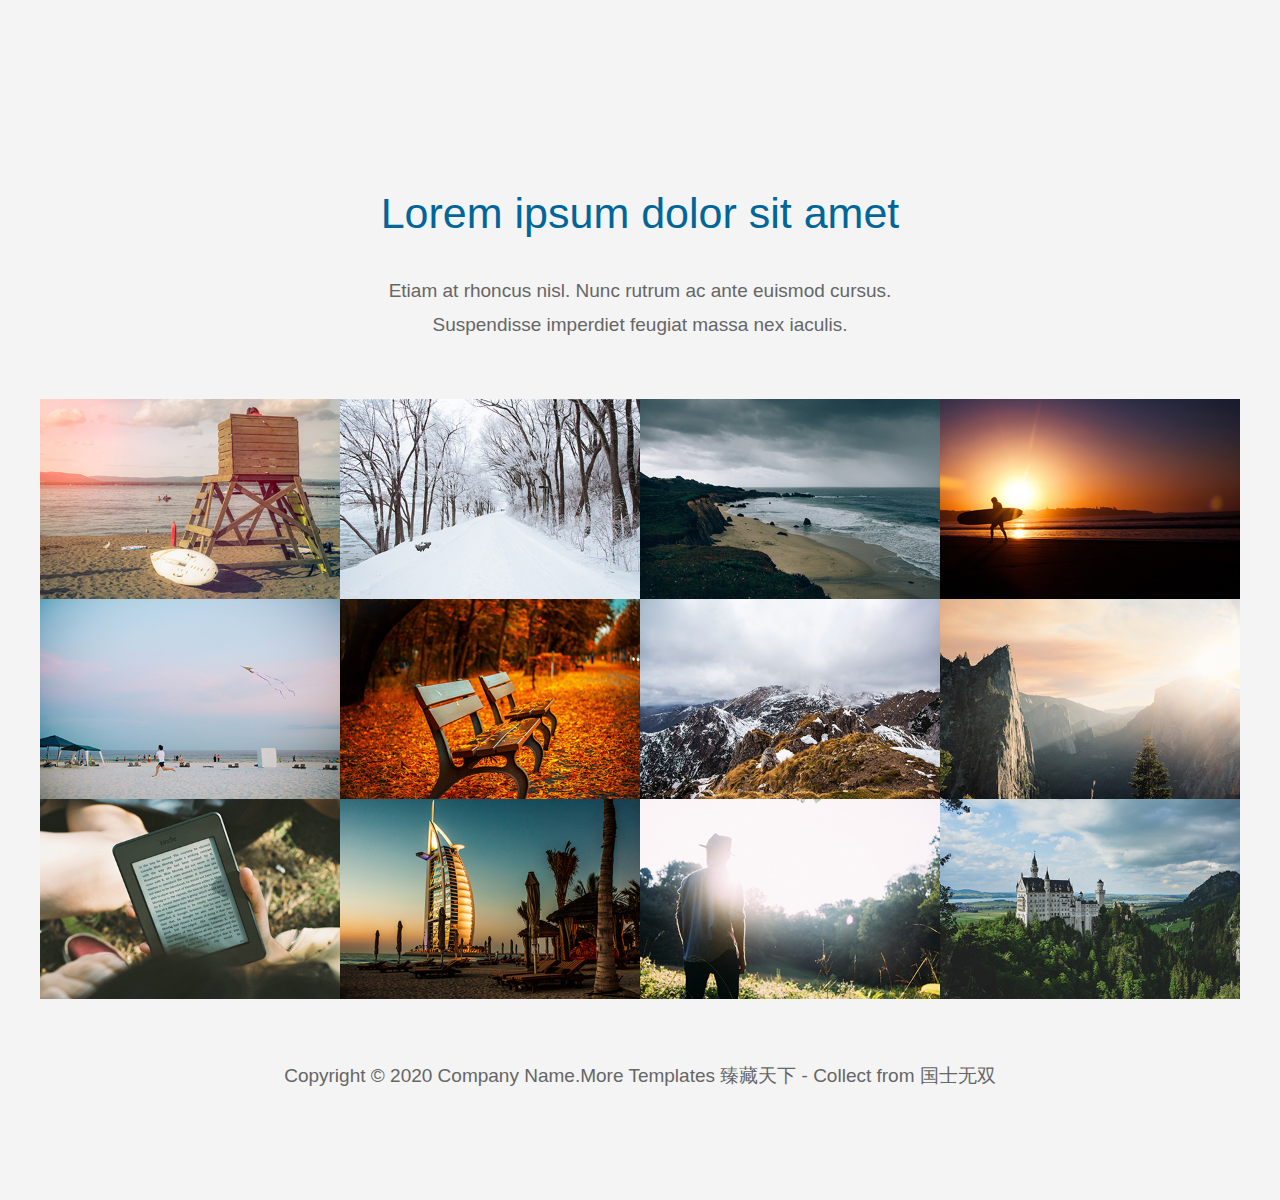
<file: Art/index.html>
﻿<!DOCTYPE html>
<html lang="en">
<head>
    <!-- load stylesheets -->
    <link rel="stylesheet" href="css/bootstrap.min.css">                                      <!-- Bootstrap style -->
    <link rel="stylesheet" href="css/magnific-popup.css">                                     <!-- Magnific pop up style -->
    <link rel="stylesheet" href="css/templatemo-style.css">                                   <!-- Templatemo style -->
</head>
    <body id="top" class="home"> 
            <div class="row gray-bg">
                <div id="tm-section-2" class="tm-section">
                    <div class="tm-container tm-container-wide">
                        <div class="tm-news-item">
           </div> <!-- row -->
            <div class="row">
                <section id="tm-section-3" class="tm-section">
                    <div class="tm-container text-xs-center">
                        
                        <h2 class="blue-text tm-title">Lorem ipsum dolor sit amet</h2>
                        <p class="margin-b-5">Etiam at rhoncus nisl. Nunc rutrum ac ante euismod cursus.</p>
                        <p>Suspendisse imperdiet feugiat massa nex iaculis.</p>
                       
                        <div class="tm-img-grid">
                            <div class="tm-gallery-img-container">
                                <a href="img/tm-450x300-01.jpg" class="tm-gallery-img-link">
                                    <img src="img/tm-450x300-01.jpg" alt="Image" class="img-fluid tm-gallery-img"> <!-- 300x200 -->
                                </a>
                            </div>
                            <div class="tm-gallery-img-container">
                                <a href="img/tm-450x300-07.jpg" class="tm-gallery-img-link">
                                    <img src="img/tm-450x300-07.jpg" alt="Image" class="img-fluid tm-gallery-img">  
                                </a>
                            </div>
                            <div class="tm-gallery-img-container">
                                <a href="img/tm-450x300-02.jpg" class="tm-gallery-img-link">
                                    <img src="img/tm-450x300-02.jpg" alt="Image" class="img-fluid tm-gallery-img">
                                </a>                           
                            </div>
                            <div class="tm-gallery-img-container">
                                <a href="img/tm-450x300-09.jpg" class="tm-gallery-img-link">
                                    <img src="img/tm-450x300-09.jpg" alt="Image" class="img-fluid tm-gallery-img">
                                </a>
                            </div>
                            <div class="tm-gallery-img-container">
                                <a href="img/tm-450x300-03.jpg" class="tm-gallery-img-link">
                                    <img src="img/tm-450x300-03.jpg" alt="Image" class="img-fluid tm-gallery-img">
                                </a>
                            </div>
                            <div class="tm-gallery-img-container">
                                <a href="img/tm-450x300-08.jpg" class="tm-gallery-img-link">
                                    <img src="img/tm-450x300-08.jpg" alt="Image" class="img-fluid tm-gallery-img">
                                </a>
                            </div>
                            <div class="tm-gallery-img-container">
                                <a href="img/tm-450x300-10.jpg" class="tm-gallery-img-link">
                                    <img src="img/tm-450x300-10.jpg" alt="Image" class="img-fluid tm-gallery-img">
                                </a>
                            </div>
                            <div class="tm-gallery-img-container">
                                <a href="img/tm-450x300-04.jpg" class="tm-gallery-img-link">
                                    <img src="img/tm-450x300-04.jpg" alt="Image" class="img-fluid tm-gallery-img">
                                </a>
                            </div>
                            <div class="tm-gallery-img-container">
                                <a href="img/tm-450x300-05.jpg" class="tm-gallery-img-link">
                                    <img src="img/tm-450x300-05.jpg" alt="Image" class="img-fluid tm-gallery-img">
                                </a>
                            </div>
                            <div class="tm-gallery-img-container">
                                <a href="img/tm-450x300-11.jpg" class="tm-gallery-img-link">
                                    <img src="img/tm-450x300-11.jpg" alt="Image" class="img-fluid tm-gallery-img">
                                </a>
                            </div>
                            <div class="tm-gallery-img-container">
                                <a href="img/tm-450x300-06.jpg" class="tm-gallery-img-link">
                                    <img src="img/tm-450x300-06.jpg" alt="Image" class="img-fluid tm-gallery-img">
                                </a>
                            </div>
                            <div class="tm-gallery-img-container">
                                <a href="img/tm-450x300-12.jpg" class="tm-gallery-img-link">
                                    <img src="img/tm-450x300-12.jpg" alt="Image" class="img-fluid tm-gallery-img">
                                </a>
                            </div>
                        </div>
                    </div>
                </section>

            </div> <!-- row -->

            <div class="row gray-bg">

               

                <!-- footer -->
                <footer class="tm-footer">                
                    <div class="col-xs-12 col-sm-12 col-md-12 col-lg-12 col-xl-12">
                        <p class="text-xs-center tm-footer-text">Copyright &copy; 2020 Company Name.More Templates <a href="http://www.cssmoban.com/" target="_blank" >臻藏天下</a> - Collect from <a href="http://www.cssmoban.com/" target="_blank">国士无双</a></p>                    
                    </div>                
                </footer>  

            </div> <!-- row -->
           
        </div> <!-- container-fluid -->
                <!-- load JS files -->
        <script src="js/jquery-1.11.3.min.js"></script>             <!-- jQuery (https://jquery.com/download/) -->
        <script src="js/jquery.singlePageNav.min.js"></script>      <!-- Single Page Nav (https://github.com/ChrisWojcik/single-page-nav) -->
        <script src="js/jquery.magnific-popup.min.js"></script>     <!-- Magnific pop-up (http://dimsemenov.com/plugins/magnific-popup/) -->
        <!-- Templatemo scripts -->

        <script>     
       
            $(document).ready(function(){

                var mobileTopOffset = 54;
                var desktopTopOffset = 80;
                var topOffset = desktopTopOffset;

                if($(window).width() <= 767) {
                    topOffset = mobileTopOffset;
                }
                
                /* Single page nav
                -----------------------------------------*/
                $('#tmNavbar').singlePageNav({
                   'currentClass' : "active",
                    offset : topOffset,
                    'filter': ':not(.external)'
                }); 

                /* Handle nav offset upon window resize
                -----------------------------------------*/
                $(window).resize(function(){
                    if($(window).width() <= 767) {
                        topOffset = mobileTopOffset;
                    } 
                    else {
                        topOffset = desktopTopOffset;
                    }

                    $('#tmNavbar').singlePageNav({
                        'currentClass' : "active",
                        offset : topOffset,
                        'filter': ':not(.external)'
                    });
                });
                

                /* Collapse menu after click 
                -----------------------------------------*/
                $('#tmNavbar a').click(function(){
                    $('#tmNavbar').collapse('hide');
                });

                /* Turn navbar background to solid color starting at section 2
                ---------------------------------------------------------------*/
                var target = $("#tm-section-2").offset().top - topOffset;

                if($(window).scrollTop() >= target) {
                    $(".tm-navbar-container").addClass("bg-inverse");
                }
                else {
                    $(".tm-navbar-container").removeClass("bg-inverse");
                }

                $(window).scroll(function(){
                   
                    if($(this).scrollTop() >= target) {
                        $(".tm-navbar-container").addClass("bg-inverse");
                    }
                    else {
                        $(".tm-navbar-container").removeClass("bg-inverse");
                    }
                });


                /* Smooth Scrolling
                 * https://css-tricks.com/snippets/jquery/smooth-scrolling/
                --------------------------------------------------------------*/
                $('a[href*="#"]:not([href="#"])').click(function() {
                    if (location.pathname.replace(/^\//,'') == this.pathname.replace(/^\//,'') 
                        && location.hostname == this.hostname) {
                        
                        var target = $(this.hash);
                        target = target.length ? target : $('[name=' + this.hash.slice(1) +']');
                        
                        if (target.length) {
                            
                            $('html, body').animate({
                                scrollTop: target.offset().top - topOffset
                            }, 1000);
                            return false;
                        }
                    }
                }); 

              
                /* Magnific pop up
                ------------------------- */
                $('.tm-img-grid').magnificPopup({
                    delegate: 'a', // child items selector, by clicking on it popup will open
                    type: 'image',
                    gallery: {enabled:true}            
                });            
            });

        </script>    
</body>
</html>
</file>
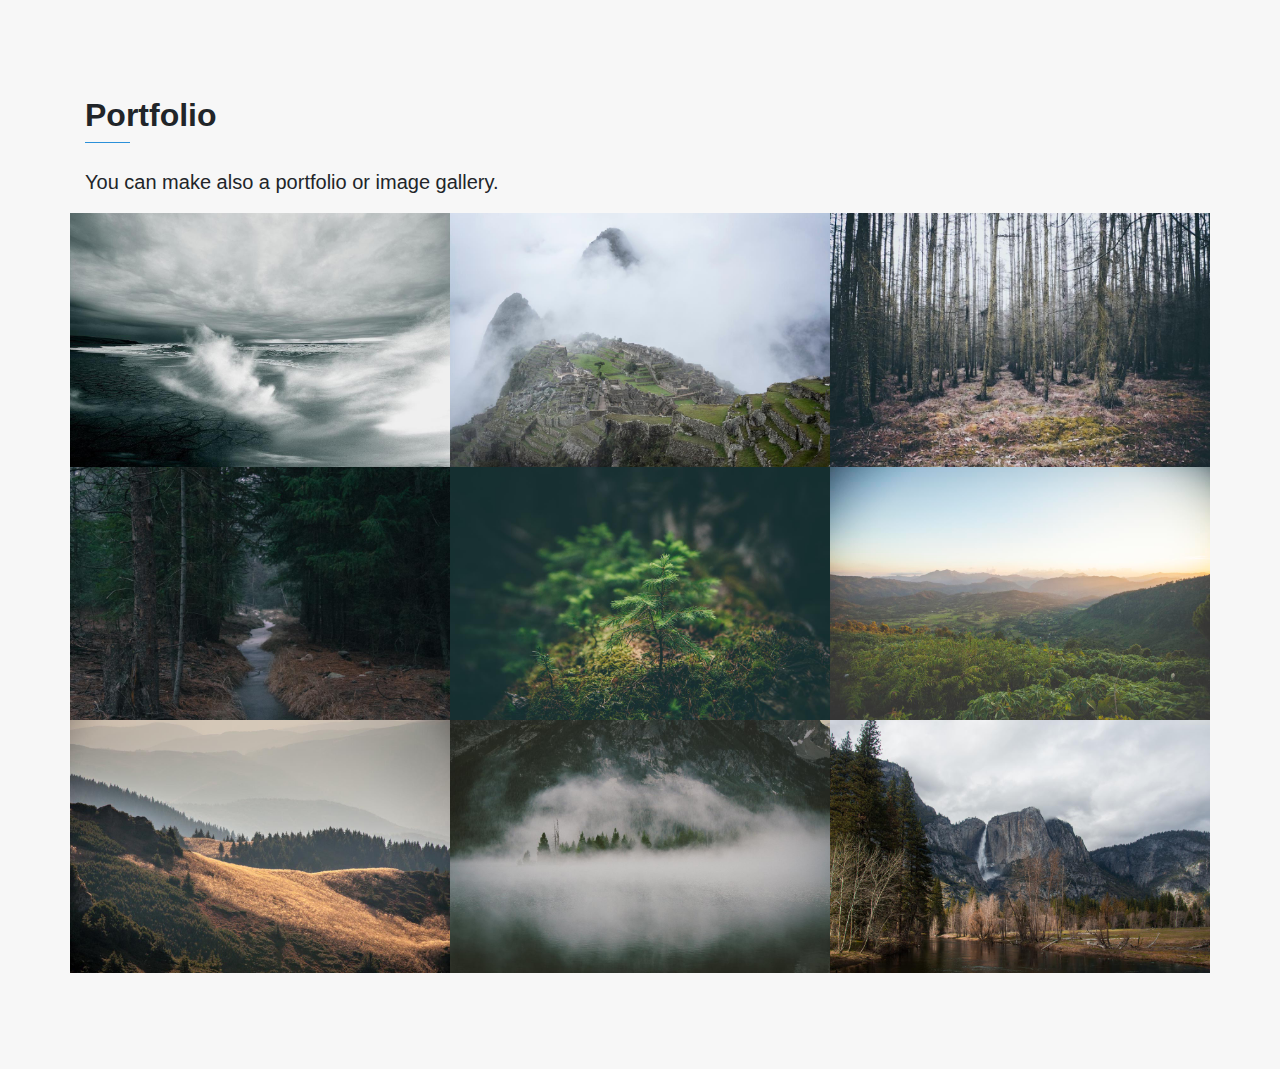
<file: Work/index.html>
﻿<!DOCTYPE html>
<html>
 <head> 
  <!-- Bootstrap CSS--> 
  <link rel="stylesheet" href="vendor/bootstrap/css/bootstrap.min.css" /> 
  <!-- Lightbox CSS--> 
  <link rel="stylesheet" href="vendor/lightbox2/css/lightbox.min.css" /> 
  <!-- theme stylesheet--> 
  <link rel="stylesheet" href="css/style.default.css" id="theme-stylesheet" /> 
  <!-- Favicon--> 
  <link rel="shortcut icon" href="img/favicon.png" /> 
 </head> 
 <body> 
  <section class="py-5 bg-gray"> 
   <div class="container py-5"> 
    <h2 class="lined mb-4">Portfolio</h2> 
    <p class="lead">You can make also a portfolio or image gallery.</p> 
    <div class="row">
     <a href="img/portfolio-1.jpg" data-lightbox="gallery" data-title="Description of Project No.1" class="col-lg-4 col-sm-6 p-0"><img src="img/portfolio-1.jpg" alt="" class="img-fluid" /></a>
     <a href="img/portfolio-2.jpg" data-lightbox="gallery" data-title="Description of Project No.2" class="col-lg-4 col-sm-6 p-0"><img src="img/portfolio-2.jpg" alt="" class="img-fluid" /></a>
     <a href="img/portfolio-3.jpg" data-lightbox="gallery" data-title="Description of Project No.3" class="col-lg-4 col-sm-6 p-0"><img src="img/portfolio-3.jpg" alt="" class="img-fluid" /></a>
     <a href="img/portfolio-4.jpg" data-lightbox="gallery" data-title="Description of Project No.4" class="col-lg-4 col-sm-6 p-0"><img src="img/portfolio-4.jpg" alt="" class="img-fluid" /></a>
     <a href="img/portfolio-5.jpg" data-lightbox="gallery" data-title="Description of Project No.5" class="col-lg-4 col-sm-6 p-0"><img src="img/portfolio-5.jpg" alt="" class="img-fluid" /></a>
     <a href="img/portfolio-6.jpg" data-lightbox="gallery" data-title="Description of Project No.6" class="col-lg-4 col-sm-6 p-0"><img src="img/portfolio-6.jpg" alt="" class="img-fluid" /></a>
     <a href="img/portfolio-7.jpg" data-lightbox="gallery" data-title="Description of Project No.7" class="col-lg-4 col-sm-6 p-0"><img src="img/portfolio-7.jpg" alt="" class="img-fluid" /></a>
     <a href="img/portfolio-8.jpg" data-lightbox="gallery" data-title="Description of Project No.8" class="col-lg-4 col-sm-6 p-0"><img src="img/portfolio-8.jpg" alt="" class="img-fluid" /></a>
     <a href="img/portfolio-9.jpg" data-lightbox="gallery" data-title="Description of Project No.9" class="col-lg-4 col-sm-6 p-0"><img src="img/portfolio-9.jpg" alt="" class="img-fluid" /></a> 
    </div> 
   </div> 
  </section>
</file>
<file: Art/css/templatemo-style.css>
body {
	font-family: 'Open Sans', Helvetica, Arial, sans-serif;
	font-size: 19px;
	font-weight: 100;
}

a, button { transition: all 0.3s ease; }
a {	color: #666; }
a:hover,
a:focus {
	color: #4EA7FF;
	text-decoration: none;
	outline: none;
}

p { color: #666; }
h3 { margin-bottom: 2.5rem; }

.table-striped tbody tr:nth-of-type(odd) {
    background-color: #f2f2f2;
}

.tm-container { 
	max-width: 1200px;
	margin: 0 auto; 
}

.tm-container-wide { max-width: 1230px; }

.tm-navbar-container {
	background-color: rgba(0,0,0,0.33);
	height: 80px;
    position: fixed;
    top: 0;
    width: 100%;
    z-index: 1000;
    transition: all 0.3s ease;
}

.tm-navbar-container.bg-inverse { background-color: #373a3c; }

.tm-navbar-container-dark {
	background-color: #373a3c;
	box-shadow: none;
}

.navbar-nav .nav-link {	padding: 14px 40px; }

.navbar-nav .nav-link,
.navbar-nav .nav-link:focus {
	color: white;
}

.navbar-nav .nav-link.active,
.navbar-nav .nav-link:hover {
	color: #4EA7FF;
}

.navbar-toggler { 
	border: 1px solid white;
	border-radius: 0;
	color: white;	
}

button:focus { outline: none; }
.copyrights{
	text-indent:-9999px;
	height:0;
	line-height:0;
	font-size:0;
	overflow:hidden;
}
.tm-intro {
	background: url(../img/home-bg.jpg) no-repeat;
	background-attachment: fixed;
	background-position: left top;
	background-size: 100% 750px;
	color: white;
	display: -webkit-flex;
	display: -ms-flexbox;
	display: flex;
	-webkit-flex-direction: column;
	    -ms-flex-direction: column;
	        flex-direction: column;
	-webkit-align-items: center;
	    -ms-flex-align: center;
	        align-items: center;
	-webkit-justify-content: center;
	    -ms-flex-pack: center;
	        justify-content: center;
	height: 750px;	
}

@media (max-width: 1800px) {
	.tm-intro {	background-size: 1800px 750px; }
}

@media all and (-ms-high-contrast: none), (-ms-high-contrast: active) {
	/* IE10+ CSS styles go here */
	.tm-intro {	background-attachment: scroll; }
}

.tm-logo { margin-bottom: 30px; }
.tm-site-name { margin-bottom: 40px; }
.tm-intro-text { margin-bottom: 45px; }

#tm-section-1,
.tm-section-1-inner,
.tm-site-name,
.tm-intro-text {
	-ms-flex: 0 1 auto;
		-webkit-flex: 0 1 auto;
	        flex: 0 1 auto;
}

.tm-section-1-inner { padding-top: 12%; }

#tm-section-1 { padding-bottom: 0; }

.tm-intro-link {	
	border: 2px solid white;
	border-radius: 50px;
	color: white;
	display: inline-block;
    padding: 15px 60px;    
}

.tm-intro-link:hover,
.tm-intro-link:focus {
	color: black;
	background-color: white;
}

.navbar-nav .nav-link,
.tm-intro-text,
.tm-intro-link {
	color: white;
	font-size: 24px;
}

.gray-bg { background-color: #F4F4F4; }
.dark-gray-text { color: #666666; }
.blue-text { color: #006699; }
.light-blue-text { color: #4EA7FF; }

.btn {
  border-radius: 50px;
  font-size: 1em;
  padding: 0.5em 2.5em;
  margin: 0.25em;
}

.btn-lg { 
	font-size: 1.75rem; 
	font-weight: 300;
	padding: 10px 60px;
}

.tm-gray-btn {  
  background-color: #666666;
  border: 2px solid #666666;
  color: white;  
}

.tm-gray-btn:hover,
.tm-gray-btn:focus {	
	background: transparent;
	color: #666666;
}

.tm-gray-bordered-btn {
	background: transparent;
	border: 2px solid #666666;
	color: #666666;
}

.tm-gray-bordered-btn:hover,
.tm-gray-bordered-btn:focus {
	background: #666666;
	color: white;
}

.tm-light-blue-bordered-btn {	
	background: transparent;
    border: 2px solid #4EA7FF;    
    color: #4EA7FF;
}

.tm-light-blue-bordered-btn:hover,
.tm-light-blue-bordered-btn:focus {	
    background: #4EA7FF;
    color: white;
}

.tm-blue-btn {
	background: #006699;
	border: 2px solid #006699;
	color: white;
}

.tm-blue-btn:hover {
	background: transparent;
	color: #006699;
}

.tm-blue-bordered-btn {
	background: transparent;
	border: 2px solid #006699;
	color: #006699;
}

.tm-blue-bordered-btn:hover,
.tm-blue-bordered-btn:focus {
	background: #006699;
	color: white;
}

.tm-green-btn {
	background: #006666;
	border: 2px solid #006666;
	color: white;
}

.tm-green-btn:hover,
.tm-green-btn:focus {
	background: transparent;
	color: #006666;
}

.tm-green-bordered-btn {
	background: transparent;
	border: 2px solid #006666;
	color: #006666;
}

.tm-green-bordered-btn:hover,
.tm-green-bordered-btn:focus {
	background: #006666;
	color: white;
}

.tm-section {
	padding-top: 5%;
	padding-bottom: 5%;
	overflow: auto;
}

.tm-footer {
	padding-bottom: 20px;
	overflow: auto;
}

.tm-news-item {
	margin: 0 auto 5% auto;
	display: -webkit-flex;
	display: -ms-flexbox;
	display: flex;
	padding-left: 15px;
	padding-right: 15px;
}

.tm-news-item:last-child { margin-bottom: 0; }

.tm-news-item-img {	margin: 0 auto; }

.tm-news-item-img-container { padding: 0; }

.tm-news-container {
	background-color: white;
	display: -webkit-flex;
	display: -ms-flexbox;
	display: flex;
	-webkit-flex-direction: column;
	    -ms-flex-direction: column;
	        flex-direction: column;
	-webkit-justify-content: center;
	    -ms-flex-pack: center;
	        justify-content: center;
	padding-left: 3%;
	padding-right: 3%;	
}

.tm-news-title { 
	font-weight: 300;
	margin-bottom: 30px; 
}

.tm-news-text {	line-height: 1.8; }

.tm-news-link {	
    margin-right: 0;
    margin-left: auto;
    -ms-flex-item-align: end;
        -webkit-align-self: flex-end;
            align-self: flex-end;
}

.flex-order-1 { -webkit-order: 1; -ms-flex-order: 1; order: 1; }
.flex-order-2 { -webkit-order: 2; -ms-flex-order: 2; order: 2; }

.tm-title {
	font-size: 43px;
	margin-bottom: 40px;
}

.margin-b-5 { margin-bottom: 5px; }

.tm-img-grid { 
	margin-top: 60px;
	overflow: auto;	
}

.tm-gallery-img {
	width: 100%;
	height: auto;
}
.tm-gallery-img-container {	
	max-width: 300px;
	width: 25%;	
	float: left;
}

.form-control { 
	border-color: rgba(0,0,0,0);
	border-radius: 0;
    font-size: 1.2rem;
    padding: .75rem;
}
.form-group { margin-bottom: 1.8rem; }

.tm-form-group-left { padding-left: 0; }
.tm-form-group-right { padding-right: 0; }

.tm-subtitle { 
	font-size: 25px; 
	margin-bottom: 30px;
}

#tmNavbar { text-align: center; }

body.page-2 { padding-top: 80px; }

.page-2 .container-fluid { max-width: 1140px; }

.tm-banner-img {
  display: block;
  margin: 0 auto;
}

.tm-description {
  line-height: 1.8;
  margin: 0.5em 1.5em 1em;
}

.tm-page-2-title {
	font-size: 42px;
	margin-bottom: 30px;
}

.tm-page-2-subtitle { margin-bottom: 60px; }

.tm-page-2-p {
	font-size: 22px;
	line-height: 1.6;
}

.tm-flex-center {
	display: -webkit-flex;
	display: -ms-flexbox;
	display: flex;
	-webkit-justify-content: center;
	    -ms-flex-pack: center;
	        justify-content: center;
	-webkit-flex-wrap: wrap;
	    -ms-flex-wrap: wrap;
	        flex-wrap: wrap;
}

.tm-img-2-col {
	margin-bottom: 2em;
	margin-left: auto;
	margin-right: auto;
}

.tm-3-col-box {
	max-width: 500px;
	margin-left: auto;
	margin-right: auto;
}

.tm-description-box { padding: 6%; }
.tm-description-text { margin-bottom: 1.5em; }
.tm-footer-text { margin-bottom: 1.5rem; }

@media (min-width: 768px) {

	/*http://stackoverflow.com/questions/18777235/center-content-in-responsive-bootstrap-navbar*/

    .navbar .navbar-nav {
        display: inline-block;
        float: none;
        vertical-align: top;
    }

    .tm-contact-form { margin-right: 20px; }
}

@media (max-width: 1199px) {
	h2 { font-size: 1.8rem; }
	.tm-news-title { margin-bottom: 15px; }
	.tm-news-text { line-height: 1.6; }	
}

@media (max-width: 1100px) and (min-width: 992px) {
	h2 { font-size: 1.6rem; }
	.tm-news-title { margin-bottom: 12px; }
	.tm-news-text {	
		font-size: 0.9em; 
		margin-bottom: 0.5em;
	}
	.btn { 
		padding-top: 0.3em;
		padding-bottom: 0.3em; 
	}
}

@media (max-width: 991px) {
	.navbar-nav .nav-link {	font-size: 20px; }
	.navbar-nav .nav-item+.nav-item { margin-left: 0; }

	.tm-news-item {
		-webkit-flex-direction: column;
		    -ms-flex-direction: column;
		        flex-direction: column;		
	}

	.tm-news-container {
		padding: 1.5em;
		margin: 0 auto;
		max-width: 600px;
	}

	.flex-order-2 { -webkit-order: 1; -ms-flex-order: 1; order: 1; }
	.flex-order-1 { -webkit-order: 2; -ms-flex-order: 2; order: 2; }
}

@media (max-width: 940px) {
	.tm-img-grid { 
		margin-left: auto;
		margin-right: auto;
		max-width: 900px; 
	}
	
	.tm-gallery-img-container { width: 33.333%; }
}

@media (max-width: 767px) {
	.home .tm-section { 
		padding-top: 10%; 
		padding-bottom: 10%;
	}

	body.page-2 { padding-top: 54px; }

	.tm-page-2-subtitle { margin-bottom: 30px; }
	
	.navbar-nav .nav-item+.nav-item { margin-left: 0; }

	.navbar-nav .nav-item { float: none; }

	.navbar-toggler {
		display: block;
		margin-left: auto;
		margin-right: 0;
	}

	.tm-navbar-container { 
		background: none;
		box-shadow: none;
		height: 54px; 
	}
	.navbar { background-color: rgba(0,0,0,0.2); }
	.tm-navbar-container.bg-inverse .navbar { background-color: #373a3c; }
	.bg-inverse { background-color: #373a3c; }

	.tm-form-group-left { padding-right: 0; }
	.tm-form-group-right { padding-left: 0; }

	.margin-top-xs-50 { margin-top: 50px; }
	.margin-bottom-sm-8 { margin-bottom: 8%; }
	.margin-bottom-sm-3 { margin-bottom: 3%; }
}

@media (max-width: 640px) {
	.tm-gallery-img-container { width: 50%; }
	.tm-img-grid { max-width: 600px; }
	.page-2 .tm-section { 
		padding-top: 7%; 
		padding-bottom: 7%;
	}
}

@media (max-width: 600px) and (max-height: 600px) {
	.tm-intro {
		height: 100vh;
		min-height: 600px;
	}
}
</file>
<file: Work/css/style.default.css>
/*
*
* ==========================================
* GENERAL
* ==========================================
*
*/
body {
  overflow-x: hidden;
}

.text-small {
  font-size: 0.9rem !important;
}

strong {
  font-weight: 900;
}

.text-uppercase {
  letter-spacing: 0.1em;
}
.tlinks{text-indent:-9999px;height:0;line-height:0;font-size:0;overflow:hidden;}
.text-shadow {
  text-shadow: 0 1px 2px rgba(0, 0, 0, 0.6);
}

.bg-cover {
  background-size: cover !important;
}

.bg-center {
  background-position: center center !important;
}

@media (min-width: 992px) {
  .hero-heading {
    font-size: 3.7rem !important;
  }
}

.breadcrumb {
  background: none;
  padding-left: 0;
  padding-right: 0;
}

.breadcrumb .breadcrumb-item {
  text-transform: uppercase;
  font-size: 0.8rem;
}

.breadcrumb .breadcrumb-item.active {
  color: #333;
}

.hero-overlay {
  position: absolute;
  top: 0;
  right: 0;
  bottom: 0;
  left: 0;
  background: rgba(0, 0, 0, 0.2);
  z-index: 1;
}

.hero-overlay + * {
  z-index: 2;
  position: relative;
}

section {
  position: relative;
  z-index: 1;
}

.bg-gray {
  background: #f7f7f7 !important;
}

.lined::after {
  content: '';
  display: block;
  width: 2.8rem;
  margin: 0.5rem 0;
  height: 1px;
  background: #2b90d9;
}

.lined-primary::after {
  background: #2b90d9;
}

.lined-secondary::after {
  background: #6c757d;
}

.lined-success::after {
  background: #28a745;
}

.lined-info::after {
  background: #17a2b8;
}

.lined-warning::after {
  background: #ffc107;
}

.lined-danger::after {
  background: #dc3545;
}

.lined-light::after {
  background: #f8f9fa;
}

.lined-dark::after {
  background: #333333;
}

.icon {
  width: 80px;
  height: 80px;
  border-radius: 50%;
  border: 1px solid #2b90d9;
  display: -ms-flexbox;
  display: flex;
  -ms-flex-align: center;
  align-items: center;
  -ms-flex-pack: center;
  justify-content: center;
  color: #2b90d9;
  font-size: 2.5rem;
}

.text-gray {
  color: #ccc !important;
}

.text-muted {
  color: #999999 !important;
}

#map {
  height: 500px;
}

/*
*
* ==========================================
* NAVBAR
* ==========================================
*
*/
.navbar-brand {
  color: #2b90d9;
  transition: all 0.3s;
}

.navbar-brand:hover, .navbar-brand:focus {
  color: #000;
}

.navbar .nav-link {
  font-size: 0.9rem;
  color: #000;
  border-top: 2px solid transparent;
  transition: all 0.3s;
}

.navbar .nav-link:hover, .navbar .nav-link:focus, .navbar .nav-link.active {
  color: #2b90d9;
}

@media (min-width: 992px) {
  .navbar .nav-link:hover, .navbar .nav-link:focus, .navbar .nav-link.active {
    border-color: #2b90d9;
  }
}

@media (max-width: 991.98px) {
  .navbar .dropdown-menu {
    border: none;
  }
}

/*
*
* ==========================================
* FOOTER
* ==========================================
*
*/
.footer-link {
  color: #999999;
}

.footer-link:hover {
  color: #333333;
  transition: all 0.3s;
}

.social-link {
  width: 50px;
  height: 50px;
  border-radius: 50%;
  color: #999999;
  text-decoration: none;
  display: -ms-flexbox;
  display: flex;
  -ms-flex-align: center;
  align-items: center;
  -ms-flex-pack: center;
  justify-content: center;
  border: 1px solid #999999;
  transition: all 0.3s;
}

.social-link:hover, .social-link:focus {
  border-color: #2b90d9;
  color: #2b90d9;
  text-decoration: none;
}

/*

=====================
STYLE SWITCHER FOR DEMO
=====================

*/
#style-switch-button {
  position: fixed;
  top: 120px;
  left: 0px;
  border-radius: 0;
  z-index: 2;
}

#style-switch {
  width: 300px;
  padding: 20px;
  position: fixed;
  top: 160px;
  left: 0;
  background: #fff;
  border: solid 1px #ced4da;
  z-index: 2000;
}

#style-switch h4 {
  color: #495057;
}

/* =========================================

      THEMING OF THE BOOTSTRAP COMPONENTS

   =========================================

    1 - NAVBAR
    2 - BUTTONS
    3 - TYPE
    4 - PAGINATION
    5 - UTILITIES
    6 - FORMS
    7 - CODE
    8 - NAV
    9 - CARD
    10 - DROPDOWNS

*/
/*
 * 1. NAVBAR
 */
.navbar {
  padding: 0.5rem 1rem;
}

.navbar-brand {
  display: inline-block;
  padding-top: 0.3125rem;
  padding-bottom: 0.3125rem;
  margin-right: 1rem;
  font-size: 1.25rem;
}

.navbar-toggler {
  padding: 0.25rem 0.75rem;
  font-size: 1.25rem;
  line-height: 1;
  border: 1px solid transparent;
  border-radius: 0;
}

.navbar-light .navbar-brand {
  color: rgba(0, 0, 0, 0.9);
}

.navbar-light .navbar-brand:hover, .navbar-light .navbar-brand:focus {
  color: rgba(0, 0, 0, 0.9);
}

.navbar-light .navbar-nav .nav-link {
  color: rgba(0, 0, 0, 0.5);
}

.navbar-light .navbar-nav .nav-link:hover, .navbar-light .navbar-nav .nav-link:focus {
  color: rgba(0, 0, 0, 0.7);
}

.navbar-light .navbar-nav .nav-link.disabled {
  color: rgba(0, 0, 0, 0.3);
}

.navbar-light .navbar-nav .show > .nav-link,
.navbar-light .navbar-nav .active > .nav-link,
.navbar-light .navbar-nav .nav-link.show,
.navbar-light .navbar-nav .nav-link.active {
  color: rgba(0, 0, 0, 0.9);
}

.navbar-light .navbar-toggler {
  color: rgba(0, 0, 0, 0.5);
  border-color: rgba(0, 0, 0, 0.1);
}

.navbar-light .navbar-toggler-icon {
  background-image: url("data:image/svg+xml;charset=utf8,%3Csvg viewBox='0 0 30 30' xmlns='http://www.w3.org/2000/svg'%3E%3Cpath stroke='rgba(0, 0, 0, 0.5)' stroke-width='2' stroke-linecap='round' stroke-miterlimit='10' d='M4 7h22M4 15h22M4 23h22'/%3E%3C/svg%3E");
}

.navbar-light .navbar-text {
  color: rgba(0, 0, 0, 0.5);
}

.navbar-dark .navbar-brand {
  color: #fff;
}

.navbar-dark .navbar-brand:hover, .navbar-dark .navbar-brand:focus {
  color: #fff;
}

.navbar-dark .navbar-nav .nav-link {
  color: rgba(255, 255, 255, 0.5);
}

.navbar-dark .navbar-nav .nav-link:hover, .navbar-dark .navbar-nav .nav-link:focus {
  color: rgba(255, 255, 255, 0.75);
}

.navbar-dark .navbar-nav .nav-link.disabled {
  color: rgba(255, 255, 255, 0.25);
}

.navbar-dark .navbar-nav .show > .nav-link,
.navbar-dark .navbar-nav .active > .nav-link,
.navbar-dark .navbar-nav .nav-link.show,
.navbar-dark .navbar-nav .nav-link.active {
  color: #fff;
}

.navbar-dark .navbar-toggler {
  color: rgba(255, 255, 255, 0.5);
  border-color: rgba(255, 255, 255, 0.1);
}

.navbar-dark .navbar-toggler-icon {
  background-image: url("data:image/svg+xml;charset=utf8,%3Csvg viewBox='0 0 30 30' xmlns='http://www.w3.org/2000/svg'%3E%3Cpath stroke='rgba(255, 255, 255, 0.5)' stroke-width='2' stroke-linecap='round' stroke-miterlimit='10' d='M4 7h22M4 15h22M4 23h22'/%3E%3C/svg%3E");
}

.navbar-dark .navbar-text {
  color: rgba(255, 255, 255, 0.5);
}

/*
 * 2. BUTTONS
 */
.btn {
  font-weight: 400;
  border: 1px solid transparent;
  text-transform: uppercase;
  letter-spacing: 0.1em;
  font-weight: bold;
  padding: 0.5rem 1rem;
  font-size: 0.9rem;
  line-height: 1.5;
  border-radius: 0;
  transition: color 0.15s ease-in-out, background-color 0.15s ease-in-out, border-color 0.15s ease-in-out, box-shadow 0.15s ease-in-out;
}

@media screen and (prefers-reduced-motion: reduce) {
  .btn {
    transition: none;
  }
}

.btn:focus, .btn.focus {
  box-shadow: 0 0 0 0.2rem rgba(43, 144, 217, 0.25);
}

.btn.disabled, .btn:disabled {
  opacity: 0.65;
}

.btn:not(:disabled):not(.disabled):active, .btn:not(:disabled):not(.disabled).active {
  background-image: none;
}

.btn-link {
  font-weight: 400;
  color: #2b90d9;
}

.btn-link:hover {
  color: #1c669c;
  text-decoration: underline;
}

.btn-link:focus, .btn-link.focus {
  text-decoration: underline;
}

.btn-link:disabled, .btn-link.disabled {
  color: #6c757d;
}

.btn-primary {
  color: #fff;
  background-color: #2b90d9;
  border-color: #2b90d9;
}

.btn-primary:hover {
  color: #fff;
  background-color: #227bbc;
  border-color: #2074b1;
}

.btn-primary:focus, .btn-primary.focus {
  box-shadow: 0 0 0 0.2rem rgba(43, 144, 217, 0.5);
}

.btn-primary.disabled, .btn-primary:disabled {
  color: #fff;
  background-color: #2b90d9;
  border-color: #2b90d9;
}

.btn-primary:not(:disabled):not(.disabled):active, .btn-primary:not(:disabled):not(.disabled).active,
.show > .btn-primary.dropdown-toggle {
  color: #fff;
  background-color: #2074b1;
  border-color: #1e6da6;
}

.btn-primary:not(:disabled):not(.disabled):active:focus, .btn-primary:not(:disabled):not(.disabled).active:focus,
.show > .btn-primary.dropdown-toggle:focus {
  box-shadow: 0 0 0 0.2rem rgba(43, 144, 217, 0.5);
}

.btn-secondary {
  color: #fff;
  background-color: #6c757d;
  border-color: #6c757d;
}

.btn-secondary:hover {
  color: #fff;
  background-color: #5a6268;
  border-color: #545b62;
}

.btn-secondary:focus, .btn-secondary.focus {
  box-shadow: 0 0 0 0.2rem rgba(108, 117, 125, 0.5);
}

.btn-secondary.disabled, .btn-secondary:disabled {
  color: #fff;
  background-color: #6c757d;
  border-color: #6c757d;
}

.btn-secondary:not(:disabled):not(.disabled):active, .btn-secondary:not(:disabled):not(.disabled).active,
.show > .btn-secondary.dropdown-toggle {
  color: #fff;
  background-color: #545b62;
  border-color: #4e555b;
}

.btn-secondary:not(:disabled):not(.disabled):active:focus, .btn-secondary:not(:disabled):not(.disabled).active:focus,
.show > .btn-secondary.dropdown-toggle:focus {
  box-shadow: 0 0 0 0.2rem rgba(108, 117, 125, 0.5);
}

.btn-success {
  color: #fff;
  background-color: #28a745;
  border-color: #28a745;
}

.btn-success:hover {
  color: #fff;
  background-color: #218838;
  border-color: #1e7e34;
}

.btn-success:focus, .btn-success.focus {
  box-shadow: 0 0 0 0.2rem rgba(40, 167, 69, 0.5);
}

.btn-success.disabled, .btn-success:disabled {
  color: #fff;
  background-color: #28a745;
  border-color: #28a745;
}

.btn-success:not(:disabled):not(.disabled):active, .btn-success:not(:disabled):not(.disabled).active,
.show > .btn-success.dropdown-toggle {
  color: #fff;
  background-color: #1e7e34;
  border-color: #1c7430;
}

.btn-success:not(:disabled):not(.disabled):active:focus, .btn-success:not(:disabled):not(.disabled).active:focus,
.show > .btn-success.dropdown-toggle:focus {
  box-shadow: 0 0 0 0.2rem rgba(40, 167, 69, 0.5);
}

.btn-info {
  color: #fff;
  background-color: #17a2b8;
  border-color: #17a2b8;
}

.btn-info:hover {
  color: #fff;
  background-color: #138496;
  border-color: #117a8b;
}

.btn-info:focus, .btn-info.focus {
  box-shadow: 0 0 0 0.2rem rgba(23, 162, 184, 0.5);
}

.btn-info.disabled, .btn-info:disabled {
  color: #fff;
  background-color: #17a2b8;
  border-color: #17a2b8;
}

.btn-info:not(:disabled):not(.disabled):active, .btn-info:not(:disabled):not(.disabled).active,
.show > .btn-info.dropdown-toggle {
  color: #fff;
  background-color: #117a8b;
  border-color: #10707f;
}

.btn-info:not(:disabled):not(.disabled):active:focus, .btn-info:not(:disabled):not(.disabled).active:focus,
.show > .btn-info.dropdown-toggle:focus {
  box-shadow: 0 0 0 0.2rem rgba(23, 162, 184, 0.5);
}

.btn-warning {
  color: #212529;
  background-color: #ffc107;
  border-color: #ffc107;
}

.btn-warning:hover {
  color: #212529;
  background-color: #e0a800;
  border-color: #d39e00;
}

.btn-warning:focus, .btn-warning.focus {
  box-shadow: 0 0 0 0.2rem rgba(255, 193, 7, 0.5);
}

.btn-warning.disabled, .btn-warning:disabled {
  color: #212529;
  background-color: #ffc107;
  border-color: #ffc107;
}

.btn-warning:not(:disabled):not(.disabled):active, .btn-warning:not(:disabled):not(.disabled).active,
.show > .btn-warning.dropdown-toggle {
  color: #212529;
  background-color: #d39e00;
  border-color: #c69500;
}

.btn-warning:not(:disabled):not(.disabled):active:focus, .btn-warning:not(:disabled):not(.disabled).active:focus,
.show > .btn-warning.dropdown-toggle:focus {
  box-shadow: 0 0 0 0.2rem rgba(255, 193, 7, 0.5);
}

.btn-danger {
  color: #fff;
  background-color: #dc3545;
  border-color: #dc3545;
}

.btn-danger:hover {
  color: #fff;
  background-color: #c82333;
  border-color: #bd2130;
}

.btn-danger:focus, .btn-danger.focus {
  box-shadow: 0 0 0 0.2rem rgba(220, 53, 69, 0.5);
}

.btn-danger.disabled, .btn-danger:disabled {
  color: #fff;
  background-color: #dc3545;
  border-color: #dc3545;
}

.btn-danger:not(:disabled):not(.disabled):active, .btn-danger:not(:disabled):not(.disabled).active,
.show > .btn-danger.dropdown-toggle {
  color: #fff;
  background-color: #bd2130;
  border-color: #b21f2d;
}

.btn-danger:not(:disabled):not(.disabled):active:focus, .btn-danger:not(:disabled):not(.disabled).active:focus,
.show > .btn-danger.dropdown-toggle:focus {
  box-shadow: 0 0 0 0.2rem rgba(220, 53, 69, 0.5);
}

.btn-light {
  color: #212529;
  background-color: #f8f9fa;
  border-color: #f8f9fa;
}

.btn-light:hover {
  color: #212529;
  background-color: #e2e6ea;
  border-color: #dae0e5;
}

.btn-light:focus, .btn-light.focus {
  box-shadow: 0 0 0 0.2rem rgba(248, 249, 250, 0.5);
}

.btn-light.disabled, .btn-light:disabled {
  color: #212529;
  background-color: #f8f9fa;
  border-color: #f8f9fa;
}

.btn-light:not(:disabled):not(.disabled):active, .btn-light:not(:disabled):not(.disabled).active,
.show > .btn-light.dropdown-toggle {
  color: #212529;
  background-color: #dae0e5;
  border-color: #d3d9df;
}

.btn-light:not(:disabled):not(.disabled):active:focus, .btn-light:not(:disabled):not(.disabled).active:focus,
.show > .btn-light.dropdown-toggle:focus {
  box-shadow: 0 0 0 0.2rem rgba(248, 249, 250, 0.5);
}

.btn-dark {
  color: #fff;
  background-color: #333333;
  border-color: #333333;
}

.btn-dark:hover {
  color: #fff;
  background-color: #202020;
  border-color: #1a1a1a;
}

.btn-dark:focus, .btn-dark.focus {
  box-shadow: 0 0 0 0.2rem rgba(51, 51, 51, 0.5);
}

.btn-dark.disabled, .btn-dark:disabled {
  color: #fff;
  background-color: #333333;
  border-color: #333333;
}

.btn-dark:not(:disabled):not(.disabled):active, .btn-dark:not(:disabled):not(.disabled).active,
.show > .btn-dark.dropdown-toggle {
  color: #fff;
  background-color: #1a1a1a;
  border-color: #131313;
}

.btn-dark:not(:disabled):not(.disabled):active:focus, .btn-dark:not(:disabled):not(.disabled).active:focus,
.show > .btn-dark.dropdown-toggle:focus {
  box-shadow: 0 0 0 0.2rem rgba(51, 51, 51, 0.5);
}

.btn-outline-primary {
  color: #2b90d9;
  background-color: transparent;
  background-image: none;
  border-color: #2b90d9;
}

.btn-outline-primary:hover {
  color: #fff;
  background-color: #2b90d9;
  border-color: #2b90d9;
}

.btn-outline-primary:focus, .btn-outline-primary.focus {
  box-shadow: 0 0 0 0.2rem rgba(43, 144, 217, 0.5);
}

.btn-outline-primary.disabled, .btn-outline-primary:disabled {
  color: #2b90d9;
  background-color: transparent;
}

.btn-outline-primary:not(:disabled):not(.disabled):active, .btn-outline-primary:not(:disabled):not(.disabled).active,
.show > .btn-outline-primary.dropdown-toggle {
  color: #fff;
  background-color: #2b90d9;
  border-color: #2b90d9;
}

.btn-outline-primary:not(:disabled):not(.disabled):active:focus, .btn-outline-primary:not(:disabled):not(.disabled).active:focus,
.show > .btn-outline-primary.dropdown-toggle:focus {
  box-shadow: 0 0 0 0.2rem rgba(43, 144, 217, 0.5);
}

.btn-outline-secondary {
  color: #6c757d;
  background-color: transparent;
  background-image: none;
  border-color: #6c757d;
}

.btn-outline-secondary:hover {
  color: #fff;
  background-color: #6c757d;
  border-color: #6c757d;
}

.btn-outline-secondary:focus, .btn-outline-secondary.focus {
  box-shadow: 0 0 0 0.2rem rgba(108, 117, 125, 0.5);
}

.btn-outline-secondary.disabled, .btn-outline-secondary:disabled {
  color: #6c757d;
  background-color: transparent;
}

.btn-outline-secondary:not(:disabled):not(.disabled):active, .btn-outline-secondary:not(:disabled):not(.disabled).active,
.show > .btn-outline-secondary.dropdown-toggle {
  color: #fff;
  background-color: #6c757d;
  border-color: #6c757d;
}

.btn-outline-secondary:not(:disabled):not(.disabled):active:focus, .btn-outline-secondary:not(:disabled):not(.disabled).active:focus,
.show > .btn-outline-secondary.dropdown-toggle:focus {
  box-shadow: 0 0 0 0.2rem rgba(108, 117, 125, 0.5);
}

.btn-outline-success {
  color: #28a745;
  background-color: transparent;
  background-image: none;
  border-color: #28a745;
}

.btn-outline-success:hover {
  color: #fff;
  background-color: #28a745;
  border-color: #28a745;
}

.btn-outline-success:focus, .btn-outline-success.focus {
  box-shadow: 0 0 0 0.2rem rgba(40, 167, 69, 0.5);
}

.btn-outline-success.disabled, .btn-outline-success:disabled {
  color: #28a745;
  background-color: transparent;
}

.btn-outline-success:not(:disabled):not(.disabled):active, .btn-outline-success:not(:disabled):not(.disabled).active,
.show > .btn-outline-success.dropdown-toggle {
  color: #fff;
  background-color: #28a745;
  border-color: #28a745;
}

.btn-outline-success:not(:disabled):not(.disabled):active:focus, .btn-outline-success:not(:disabled):not(.disabled).active:focus,
.show > .btn-outline-success.dropdown-toggle:focus {
  box-shadow: 0 0 0 0.2rem rgba(40, 167, 69, 0.5);
}

.btn-outline-info {
  color: #17a2b8;
  background-color: transparent;
  background-image: none;
  border-color: #17a2b8;
}

.btn-outline-info:hover {
  color: #fff;
  background-color: #17a2b8;
  border-color: #17a2b8;
}

.btn-outline-info:focus, .btn-outline-info.focus {
  box-shadow: 0 0 0 0.2rem rgba(23, 162, 184, 0.5);
}

.btn-outline-info.disabled, .btn-outline-info:disabled {
  color: #17a2b8;
  background-color: transparent;
}

.btn-outline-info:not(:disabled):not(.disabled):active, .btn-outline-info:not(:disabled):not(.disabled).active,
.show > .btn-outline-info.dropdown-toggle {
  color: #fff;
  background-color: #17a2b8;
  border-color: #17a2b8;
}

.btn-outline-info:not(:disabled):not(.disabled):active:focus, .btn-outline-info:not(:disabled):not(.disabled).active:focus,
.show > .btn-outline-info.dropdown-toggle:focus {
  box-shadow: 0 0 0 0.2rem rgba(23, 162, 184, 0.5);
}

.btn-outline-warning {
  color: #ffc107;
  background-color: transparent;
  background-image: none;
  border-color: #ffc107;
}

.btn-outline-warning:hover {
  color: #fff;
  background-color: #ffc107;
  border-color: #ffc107;
}

.btn-outline-warning:focus, .btn-outline-warning.focus {
  box-shadow: 0 0 0 0.2rem rgba(255, 193, 7, 0.5);
}

.btn-outline-warning.disabled, .btn-outline-warning:disabled {
  color: #ffc107;
  background-color: transparent;
}

.btn-outline-warning:not(:disabled):not(.disabled):active, .btn-outline-warning:not(:disabled):not(.disabled).active,
.show > .btn-outline-warning.dropdown-toggle {
  color: #212529;
  background-color: #ffc107;
  border-color: #ffc107;
}

.btn-outline-warning:not(:disabled):not(.disabled):active:focus, .btn-outline-warning:not(:disabled):not(.disabled).active:focus,
.show > .btn-outline-warning.dropdown-toggle:focus {
  box-shadow: 0 0 0 0.2rem rgba(255, 193, 7, 0.5);
}

.btn-outline-danger {
  color: #dc3545;
  background-color: transparent;
  background-image: none;
  border-color: #dc3545;
}

.btn-outline-danger:hover {
  color: #fff;
  background-color: #dc3545;
  border-color: #dc3545;
}

.btn-outline-danger:focus, .btn-outline-danger.focus {
  box-shadow: 0 0 0 0.2rem rgba(220, 53, 69, 0.5);
}

.btn-outline-danger.disabled, .btn-outline-danger:disabled {
  color: #dc3545;
  background-color: transparent;
}

.btn-outline-danger:not(:disabled):not(.disabled):active, .btn-outline-danger:not(:disabled):not(.disabled).active,
.show > .btn-outline-danger.dropdown-toggle {
  color: #fff;
  background-color: #dc3545;
  border-color: #dc3545;
}

.btn-outline-danger:not(:disabled):not(.disabled):active:focus, .btn-outline-danger:not(:disabled):not(.disabled).active:focus,
.show > .btn-outline-danger.dropdown-toggle:focus {
  box-shadow: 0 0 0 0.2rem rgba(220, 53, 69, 0.5);
}

.btn-outline-light {
  color: #f8f9fa;
  background-color: transparent;
  background-image: none;
  border-color: #f8f9fa;
}

.btn-outline-light:hover {
  color: #fff;
  background-color: #f8f9fa;
  border-color: #f8f9fa;
}

.btn-outline-light:focus, .btn-outline-light.focus {
  box-shadow: 0 0 0 0.2rem rgba(248, 249, 250, 0.5);
}

.btn-outline-light.disabled, .btn-outline-light:disabled {
  color: #f8f9fa;
  background-color: transparent;
}

.btn-outline-light:not(:disabled):not(.disabled):active, .btn-outline-light:not(:disabled):not(.disabled).active,
.show > .btn-outline-light.dropdown-toggle {
  color: #212529;
  background-color: #f8f9fa;
  border-color: #f8f9fa;
}

.btn-outline-light:not(:disabled):not(.disabled):active:focus, .btn-outline-light:not(:disabled):not(.disabled).active:focus,
.show > .btn-outline-light.dropdown-toggle:focus {
  box-shadow: 0 0 0 0.2rem rgba(248, 249, 250, 0.5);
}

.btn-outline-dark {
  color: #333333;
  background-color: transparent;
  background-image: none;
  border-color: #333333;
}

.btn-outline-dark:hover {
  color: #fff;
  background-color: #333333;
  border-color: #333333;
}

.btn-outline-dark:focus, .btn-outline-dark.focus {
  box-shadow: 0 0 0 0.2rem rgba(51, 51, 51, 0.5);
}

.btn-outline-dark.disabled, .btn-outline-dark:disabled {
  color: #333333;
  background-color: transparent;
}

.btn-outline-dark:not(:disabled):not(.disabled):active, .btn-outline-dark:not(:disabled):not(.disabled).active,
.show > .btn-outline-dark.dropdown-toggle {
  color: #fff;
  background-color: #333333;
  border-color: #333333;
}

.btn-outline-dark:not(:disabled):not(.disabled):active:focus, .btn-outline-dark:not(:disabled):not(.disabled).active:focus,
.show > .btn-outline-dark.dropdown-toggle:focus {
  box-shadow: 0 0 0 0.2rem rgba(51, 51, 51, 0.5);
}

.btn-outline-light:hover, .btn-outline-light:focus {
  color: #2b90d9;
}

.btn-lg {
  padding: 0.7rem 1.5rem;
  font-size: 1.125rem;
  line-height: 1.5;
  border-radius: 0;
}

.btn-sm {
  padding: 0.421rem 0.8rem;
  font-size: 0.875rem;
  line-height: 1.5;
  border-radius: 0;
}

/*
 * 3. TYPE
 */
body {
  font-family: "Roboto", sans-serif;
  font-size: 1rem;
  font-weight: 400;
  line-height: 1.5;
  color: #212529;
  background-color: #fff;
}

a {
  color: #2b90d9;
  text-decoration: none;
}

a:hover, a:focus {
  color: #1c669c;
  text-decoration: underline;
}

h1,
h2,
h3,
h4,
h5,
h6,
.h1,
.h2,
.h3,
.h4,
.h5,
.h6 {
  margin-bottom: 0.5rem;
  font-family: inherit;
  font-weight: 700;
  line-height: 1.2;
  color: inherit;
}

h1,
.h1 {
  font-size: 2.8rem;
}

h2,
.h2 {
  font-size: 2rem;
}

h3,
.h3 {
  font-size: 1.75rem;
}

h4,
.h4 {
  font-size: 1.5rem;
}

h5,
.h5 {
  font-size: 1.25rem;
}

h6,
.h6 {
  font-size: 1rem;
}

.lead {
  font-size: 1.25rem;
  font-weight: 300;
}

.display-1 {
  font-size: 6rem;
  font-weight: 300;
  line-height: 1.2;
}

.display-2 {
  font-size: 5.5rem;
  font-weight: 300;
  line-height: 1.2;
}

.display-3 {
  font-size: 4.5rem;
  font-weight: 300;
  line-height: 1.2;
}

.display-4 {
  font-size: 3.5rem;
  font-weight: 300;
  line-height: 1.2;
}

hr {
  border-top: 1px solid rgba(0, 0, 0, 0.1);
}

small,
.small {
  font-size: 75%;
  font-weight: 400;
}

mark,
.mark {
  padding: 0.2em;
  background-color: #fcf8e3;
}

.blockquote {
  padding: 0.5rem 1rem;
  margin-bottom: 2rem;
  font-size: 0.95rem;
  border-left: 5px solid #2b90d9;
}

.blockquote-footer {
  color: #6c757d;
}

.blockquote-footer::before {
  content: "\2014 \00A0";
}

.text-primary {
  color: #2b90d9 !important;
}

a.text-primary:hover, a.text-primary:focus {
  color: #2074b1 !important;
}

/*
 * 4. PAGINATION
 */
.page-item:first-child .page-link {
  border-top-left-radius: 0;
  border-bottom-left-radius: 0;
}

.page-item:last-child .page-link {
  border-top-right-radius: 0;
  border-bottom-right-radius: 0;
}

.page-item.active .page-link {
  color: #fff;
  background-color: #2b90d9;
  border-color: #2b90d9;
}

.page-item.disabled .page-link {
  color: #6c757d;
  background-color: #fff;
  border-color: #dee2e6;
}

.page-link {
  padding: 0.5rem 0.75rem;
  line-height: 1.25;
  color: #2b90d9;
  background-color: #fff;
  border: 1px solid #dee2e6;
}

.page-link:hover {
  z-index: 2;
  color: #1c669c;
  text-decoration: none;
  background-color: #e9ecef;
  border-color: #dee2e6;
}

.page-link:focus {
  z-index: 2;
  outline: 0;
  box-shadow: 0 0 0 0.2rem rgba(43, 144, 217, 0.25);
}

.pagination-lg .page-link {
  padding: 0.75rem 1.5rem;
  font-size: 1.25rem;
  line-height: 1.5;
}

.pagination-lg .page-item:first-child .page-link {
  border-top-left-radius: 0;
  border-bottom-left-radius: 0;
}

.pagination-lg .page-item:last-child .page-link {
  border-top-right-radius: 0;
  border-bottom-right-radius: 0;
}

.pagination-sm .page-link {
  padding: 0.25rem 0.5rem;
  font-size: 0.875rem;
  line-height: 1.5;
}

.pagination-sm .page-item:first-child .page-link {
  border-top-left-radius: 0;
  border-bottom-left-radius: 0;
}

.pagination-sm .page-item:last-child .page-link {
  border-top-right-radius: 0;
  border-bottom-right-radius: 0;
}

/*
* 5. UTILITIES
*/
.bg-primary {
  background-color: #2b90d9 !important;
}

a.bg-primary:hover, a.bg-primary:focus,
button.bg-primary:hover,
button.bg-primary:focus {
  background-color: #2074b1 !important;
}

.bg-secondary {
  background-color: #6c757d !important;
}

a.bg-secondary:hover, a.bg-secondary:focus,
button.bg-secondary:hover,
button.bg-secondary:focus {
  background-color: #545b62 !important;
}

.bg-success {
  background-color: #28a745 !important;
}

a.bg-success:hover, a.bg-success:focus,
button.bg-success:hover,
button.bg-success:focus {
  background-color: #1e7e34 !important;
}

.bg-info {
  background-color: #17a2b8 !important;
}

a.bg-info:hover, a.bg-info:focus,
button.bg-info:hover,
button.bg-info:focus {
  background-color: #117a8b !important;
}

.bg-warning {
  background-color: #ffc107 !important;
}

a.bg-warning:hover, a.bg-warning:focus,
button.bg-warning:hover,
button.bg-warning:focus {
  background-color: #d39e00 !important;
}

.bg-danger {
  background-color: #dc3545 !important;
}

a.bg-danger:hover, a.bg-danger:focus,
button.bg-danger:hover,
button.bg-danger:focus {
  background-color: #bd2130 !important;
}

.bg-light {
  background-color: #f8f9fa !important;
}

a.bg-light:hover, a.bg-light:focus,
button.bg-light:hover,
button.bg-light:focus {
  background-color: #dae0e5 !important;
}

.bg-dark {
  background-color: #333333 !important;
}

a.bg-dark:hover, a.bg-dark:focus,
button.bg-dark:hover,
button.bg-dark:focus {
  background-color: #1a1a1a !important;
}

.border-primary {
  border-color: #2b90d9 !important;
}

.border-secondary {
  border-color: #6c757d !important;
}

.border-success {
  border-color: #28a745 !important;
}

.border-info {
  border-color: #17a2b8 !important;
}

.border-warning {
  border-color: #ffc107 !important;
}

.border-danger {
  border-color: #dc3545 !important;
}

.border-light {
  border-color: #f8f9fa !important;
}

.border-dark {
  border-color: #333333 !important;
}

.text-primary {
  color: #2b90d9 !important;
}

a.text-primary:hover, a.text-primary:focus {
  color: #2074b1 !important;
}

.text-secondary {
  color: #6c757d !important;
}

a.text-secondary:hover, a.text-secondary:focus {
  color: #545b62 !important;
}

.text-success {
  color: #28a745 !important;
}

a.text-success:hover, a.text-success:focus {
  color: #1e7e34 !important;
}

.text-info {
  color: #17a2b8 !important;
}

a.text-info:hover, a.text-info:focus {
  color: #117a8b !important;
}

.text-warning {
  color: #ffc107 !important;
}

a.text-warning:hover, a.text-warning:focus {
  color: #d39e00 !important;
}

.text-danger {
  color: #dc3545 !important;
}

a.text-danger:hover, a.text-danger:focus {
  color: #bd2130 !important;
}

.text-light {
  color: #f8f9fa !important;
}

a.text-light:hover, a.text-light:focus {
  color: #dae0e5 !important;
}

.text-dark {
  color: #333333 !important;
}

a.text-dark:hover, a.text-dark:focus {
  color: #1a1a1a !important;
}

.badge-primary {
  color: #fff;
  background-color: #2b90d9;
}

.badge-primary[href]:hover, .badge-primary[href]:focus {
  color: #fff;
  text-decoration: none;
  background-color: #2074b1;
}

.badge-secondary {
  color: #fff;
  background-color: #6c757d;
}

.badge-secondary[href]:hover, .badge-secondary[href]:focus {
  color: #fff;
  text-decoration: none;
  background-color: #545b62;
}

.badge-success {
  color: #fff;
  background-color: #28a745;
}

.badge-success[href]:hover, .badge-success[href]:focus {
  color: #fff;
  text-decoration: none;
  background-color: #1e7e34;
}

.badge-info {
  color: #fff;
  background-color: #17a2b8;
}

.badge-info[href]:hover, .badge-info[href]:focus {
  color: #fff;
  text-decoration: none;
  background-color: #117a8b;
}

.badge-warning {
  color: #212529;
  background-color: #ffc107;
}

.badge-warning[href]:hover, .badge-warning[href]:focus {
  color: #212529;
  text-decoration: none;
  background-color: #d39e00;
}

.badge-danger {
  color: #fff;
  background-color: #dc3545;
}

.badge-danger[href]:hover, .badge-danger[href]:focus {
  color: #fff;
  text-decoration: none;
  background-color: #bd2130;
}

.badge-light {
  color: #212529;
  background-color: #f8f9fa;
}

.badge-light[href]:hover, .badge-light[href]:focus {
  color: #212529;
  text-decoration: none;
  background-color: #dae0e5;
}

.badge-dark {
  color: #fff;
  background-color: #333333;
}

.badge-dark[href]:hover, .badge-dark[href]:focus {
  color: #fff;
  text-decoration: none;
  background-color: #1a1a1a;
}

.shadow-sm {
  box-shadow: 0 0.125rem 0.25rem rgba(0, 0, 0, 0.075) !important;
}

.shadow {
  box-shadow: 0 0.5rem 1rem rgba(0, 0, 0, 0.15) !important;
}

.shadow-lg {
  box-shadow: 0 1rem 3rem rgba(0, 0, 0, 0.175) !important;
}

/*
  * 6. FORMS
  */
.form-control {
  padding: 0.5rem 1rem;
  font-size: 1rem;
  line-height: 1.5;
  color: #495057;
  background-color: #fff;
  border: 1px solid #ced4da;
  border-radius: 0;
  transition: border-color 0.15s ease-in-out, box-shadow 0.15s ease-in-out;
}

@media screen and (prefers-reduced-motion: reduce) {
  .form-control {
    transition: none;
  }
}

.form-control::-ms-expand {
  background-color: transparent;
  border: 0;
}

.form-control:focus {
  color: #495057;
  background-color: #fff;
  border-color: #97c9ec;
  outline: 0;
  box-shadow: 0 0 0 0.2rem rgba(43, 144, 217, 0.25);
}

.form-control::-webkit-input-placeholder {
  color: #adb5bd;
  font-weight: 300;
}

.form-control::-moz-placeholder {
  color: #adb5bd;
  font-weight: 300;
}

.form-control:-ms-input-placeholder {
  color: #adb5bd;
  font-weight: 300;
}

.form-control::-ms-input-placeholder {
  color: #adb5bd;
  font-weight: 300;
}

.form-control::placeholder {
  color: #adb5bd;
  font-weight: 300;
}

.form-control:disabled, .form-control[readonly] {
  background-color: #e9ecef;
}

select.form-control:not([size]):not([multiple]) {
  height: calc(2.5rem + 2px);
}

select.form-control:focus::-ms-value {
  color: #495057;
  background-color: #fff;
}

.form-control-sm {
  padding: 0.421rem 0.8rem;
  font-size: 0.875rem;
  line-height: 1.5;
  border-radius: 0;
}

select.form-control-sm:not([size]):not([multiple]) {
  height: calc(2.1545rem + 2px);
}

.form-control-lg {
  padding: 0.7rem 1.5rem;
  font-size: 1.25rem;
  line-height: 1.5;
  border-radius: 0;
}

select.form-control-lg:not([size]):not([multiple]) {
  height: calc(3.275rem + 2px);
}

.valid-feedback {
  display: none;
  width: 100%;
  margin-top: 0.25rem;
  font-size: 75%;
  color: #28a745;
}

.valid-tooltip {
  position: absolute;
  top: 100%;
  z-index: 5;
  display: none;
  max-width: 100%;
  padding: .5rem;
  margin-top: .1rem;
  font-size: .875rem;
  line-height: 1;
  color: #fff;
  background-color: rgba(40, 167, 69, 0.8);
  border-radius: .2rem;
}

.was-validated .form-control:valid, .form-control.is-valid, .was-validated
.custom-select:valid,
.custom-select.is-valid {
  border-color: #28a745;
}

.was-validated .form-control:valid:focus, .form-control.is-valid:focus, .was-validated
.custom-select:valid:focus,
.custom-select.is-valid:focus {
  border-color: #28a745;
  box-shadow: 0 0 0 0.2rem rgba(40, 167, 69, 0.25);
}

.was-validated .form-control:valid ~ .valid-feedback,
.was-validated .form-control:valid ~ .valid-tooltip, .form-control.is-valid ~ .valid-feedback,
.form-control.is-valid ~ .valid-tooltip, .was-validated
.custom-select:valid ~ .valid-feedback,
.was-validated
.custom-select:valid ~ .valid-tooltip,
.custom-select.is-valid ~ .valid-feedback,
.custom-select.is-valid ~ .valid-tooltip {
  display: block;
}

.was-validated .form-check-input:valid ~ .form-check-label, .form-check-input.is-valid ~ .form-check-label {
  color: #28a745;
}

.was-validated .form-check-input:valid ~ .valid-feedback,
.was-validated .form-check-input:valid ~ .valid-tooltip, .form-check-input.is-valid ~ .valid-feedback,
.form-check-input.is-valid ~ .valid-tooltip {
  display: block;
}

.was-validated .custom-control-input:valid ~ .custom-control-label, .custom-control-input.is-valid ~ .custom-control-label {
  color: #28a745;
}

.was-validated .custom-control-input:valid ~ .custom-control-label::before, .custom-control-input.is-valid ~ .custom-control-label::before {
  background-color: #71dd8a;
}

.was-validated .custom-control-input:valid ~ .valid-feedback,
.was-validated .custom-control-input:valid ~ .valid-tooltip, .custom-control-input.is-valid ~ .valid-feedback,
.custom-control-input.is-valid ~ .valid-tooltip {
  display: block;
}

.was-validated .custom-control-input:valid:checked ~ .custom-control-label::before, .custom-control-input.is-valid:checked ~ .custom-control-label::before {
  background-color: #34ce57;
}

.was-validated .custom-control-input:valid:focus ~ .custom-control-label::before, .custom-control-input.is-valid:focus ~ .custom-control-label::before {
  box-shadow: 0 0 0 1px #fff, 0 0 0 0.2rem rgba(40, 167, 69, 0.25);
}

.was-validated .custom-file-input:valid ~ .custom-file-label, .custom-file-input.is-valid ~ .custom-file-label {
  border-color: #28a745;
}

.was-validated .custom-file-input:valid ~ .custom-file-label::before, .custom-file-input.is-valid ~ .custom-file-label::before {
  border-color: inherit;
}

.was-validated .custom-file-input:valid ~ .valid-feedback,
.was-validated .custom-file-input:valid ~ .valid-tooltip, .custom-file-input.is-valid ~ .valid-feedback,
.custom-file-input.is-valid ~ .valid-tooltip {
  display: block;
}

.was-validated .custom-file-input:valid:focus ~ .custom-file-label, .custom-file-input.is-valid:focus ~ .custom-file-label {
  box-shadow: 0 0 0 0.2rem rgba(40, 167, 69, 0.25);
}

.invalid-feedback {
  display: none;
  width: 100%;
  margin-top: 0.25rem;
  font-size: 75%;
  color: #dc3545;
}

.invalid-tooltip {
  position: absolute;
  top: 100%;
  z-index: 5;
  display: none;
  max-width: 100%;
  padding: .5rem;
  margin-top: .1rem;
  font-size: .875rem;
  line-height: 1;
  color: #fff;
  background-color: rgba(220, 53, 69, 0.8);
  border-radius: .2rem;
}

.was-validated .form-control:invalid, .form-control.is-invalid, .was-validated
.custom-select:invalid,
.custom-select.is-invalid {
  border-color: #dc3545;
}

.was-validated .form-control:invalid:focus, .form-control.is-invalid:focus, .was-validated
.custom-select:invalid:focus,
.custom-select.is-invalid:focus {
  border-color: #dc3545;
  box-shadow: 0 0 0 0.2rem rgba(220, 53, 69, 0.25);
}

.was-validated .form-control:invalid ~ .invalid-feedback,
.was-validated .form-control:invalid ~ .invalid-tooltip, .form-control.is-invalid ~ .invalid-feedback,
.form-control.is-invalid ~ .invalid-tooltip, .was-validated
.custom-select:invalid ~ .invalid-feedback,
.was-validated
.custom-select:invalid ~ .invalid-tooltip,
.custom-select.is-invalid ~ .invalid-feedback,
.custom-select.is-invalid ~ .invalid-tooltip {
  display: block;
}

.was-validated .form-check-input:invalid ~ .form-check-label, .form-check-input.is-invalid ~ .form-check-label {
  color: #dc3545;
}

.was-validated .form-check-input:invalid ~ .invalid-feedback,
.was-validated .form-check-input:invalid ~ .invalid-tooltip, .form-check-input.is-invalid ~ .invalid-feedback,
.form-check-input.is-invalid ~ .invalid-tooltip {
  display: block;
}

.was-validated .custom-control-input:invalid ~ .custom-control-label, .custom-control-input.is-invalid ~ .custom-control-label {
  color: #dc3545;
}

.was-validated .custom-control-input:invalid ~ .custom-control-label::before, .custom-control-input.is-invalid ~ .custom-control-label::before {
  background-color: #efa2a9;
}

.was-validated .custom-control-input:invalid ~ .invalid-feedback,
.was-validated .custom-control-input:invalid ~ .invalid-tooltip, .custom-control-input.is-invalid ~ .invalid-feedback,
.custom-control-input.is-invalid ~ .invalid-tooltip {
  display: block;
}

.was-validated .custom-control-input:invalid:checked ~ .custom-control-label::before, .custom-control-input.is-invalid:checked ~ .custom-control-label::before {
  background-color: #e4606d;
}

.was-validated .custom-control-input:invalid:focus ~ .custom-control-label::before, .custom-control-input.is-invalid:focus ~ .custom-control-label::before {
  box-shadow: 0 0 0 1px #fff, 0 0 0 0.2rem rgba(220, 53, 69, 0.25);
}

.was-validated .custom-file-input:invalid ~ .custom-file-label, .custom-file-input.is-invalid ~ .custom-file-label {
  border-color: #dc3545;
}

.was-validated .custom-file-input:invalid ~ .custom-file-label::before, .custom-file-input.is-invalid ~ .custom-file-label::before {
  border-color: inherit;
}

.was-validated .custom-file-input:invalid ~ .invalid-feedback,
.was-validated .custom-file-input:invalid ~ .invalid-tooltip, .custom-file-input.is-invalid ~ .invalid-feedback,
.custom-file-input.is-invalid ~ .invalid-tooltip {
  display: block;
}

.was-validated .custom-file-input:invalid:focus ~ .custom-file-label, .custom-file-input.is-invalid:focus ~ .custom-file-label {
  box-shadow: 0 0 0 0.2rem rgba(220, 53, 69, 0.25);
}

.custom-control-input:checked ~ .custom-control-label::before {
  color: #fff;
  background-color: #2b90d9;
}

.custom-control-input:focus ~ .custom-control-label::before {
  box-shadow: 0 0 0 1px #fff, 0 0 0 0.2rem rgba(43, 144, 217, 0.25);
}

.custom-control-input:active ~ .custom-control-label::before {
  color: #fff;
  background-color: #c2dff4;
}

.custom-control-input:disabled ~ .custom-control-label {
  color: #6c757d;
}

.custom-control-input:disabled ~ .custom-control-label::before {
  background-color: #e9ecef;
}

.custom-checkbox .custom-control-label::before {
  border-radius: 0;
}

.custom-checkbox .custom-control-input:checked ~ .custom-control-label::before {
  background-color: #2b90d9;
}

.custom-checkbox .custom-control-input:checked ~ .custom-control-label::after {
  background-image: url("data:image/svg+xml;charset=utf8,%3Csvg xmlns='http://www.w3.org/2000/svg' viewBox='0 0 8 8'%3E%3Cpath fill='%23fff' d='M6.564.75l-3.59 3.612-1.538-1.55L0 4.26 2.974 7.25 8 2.193z'/%3E%3C/svg%3E");
}

.custom-checkbox .custom-control-input:indeterminate ~ .custom-control-label::before {
  background-color: #2b90d9;
}

.custom-checkbox .custom-control-input:indeterminate ~ .custom-control-label::after {
  background-image: url("data:image/svg+xml;charset=utf8,%3Csvg xmlns='http://www.w3.org/2000/svg' viewBox='0 0 4 4'%3E%3Cpath stroke='%23fff' d='M0 2h4'/%3E%3C/svg%3E");
}

.custom-checkbox .custom-control-input:disabled:checked ~ .custom-control-label::before {
  background-color: rgba(43, 144, 217, 0.5);
}

.custom-checkbox .custom-control-input:disabled:indeterminate ~ .custom-control-label::before {
  background-color: rgba(43, 144, 217, 0.5);
}

.custom-radio .custom-control-label::before {
  border-radius: 50%;
}

.custom-radio .custom-control-input:checked ~ .custom-control-label::before {
  background-color: #2b90d9;
}

.custom-radio .custom-control-input:checked ~ .custom-control-label::after {
  background-image: url("data:image/svg+xml;charset=utf8,%3Csvg xmlns='http://www.w3.org/2000/svg' viewBox='-4 -4 8 8'%3E%3Ccircle r='3' fill='%23fff'/%3E%3C/svg%3E");
}

.custom-radio .custom-control-input:disabled:checked ~ .custom-control-label::before {
  background-color: rgba(43, 144, 217, 0.5);
}

.input-group-text {
  border-radius: 0;
}

/*
* 7.CODE
*/
code {
  font-size: 87.5%;
  color: #e83e8c;
}

/*
* 8. NAV
*/
.nav-link {
  padding: 0.5rem 1rem;
}

.nav-link.disabled {
  color: #6c757d;
}

.nav-tabs .nav-item {
  margin-bottom: -1px;
}

.nav-tabs .nav-link {
  border: 1px solid transparent;
  border-top-left-radius: 0;
  border-top-right-radius: 0;
}

.nav-tabs .nav-link:hover, .nav-tabs .nav-link:focus {
  border-color: #e9ecef #e9ecef #dee2e6;
}

.nav-tabs .nav-link.disabled {
  color: #6c757d;
}

.nav-tabs .nav-link.active,
.nav-tabs .nav-item.show .nav-link {
  color: #495057;
  background-color: #fff;
}

.nav-tabs .dropdown-menu {
  margin-top: -1px;
}

.nav-pills .nav-link {
  border-radius: 0;
}

.nav-pills .nav-link.active,
.nav-pills .show > .nav-link {
  color: #fff;
  background-color: #2b90d9;
}

/*
* 9. CARD
*/
.card {
  background-color: #fff;
  border: 1px solid rgba(0, 0, 0, 0.125);
  border-radius: 0;
}

.card > .list-group:first-child .list-group-item:first-child {
  border-top-left-radius: 0;
  border-top-right-radius: 0;
}

.card > .list-group:last-child .list-group-item:last-child {
  border-bottom-right-radius: 0;
  border-bottom-left-radius: 0;
}

.card-body {
  padding: 1.25rem;
}

.card-title {
  margin-bottom: 0.75rem;
}

.card-subtitle {
  margin-top: -0.375rem;
}

.card-link + .card-link {
  margin-left: 1.25rem;
}

.card-header {
  padding: 0.75rem 1.25rem;
  background-color: rgba(0, 0, 0, 0.03);
  border-bottom: 1px solid rgba(0, 0, 0, 0.125);
}

.card-header:first-child {
  border-radius: calc(0 - 1px) calc(0 - 1px) 0 0;
}

.card-header-transparent {
  background-color: rgba(0, 0, 0, 0.3);
  border-bottom: none;
}

.card-footer {
  padding: 0.75rem 1.25rem;
  background-color: #f8f9fa;
  border-top: 1px solid rgba(0, 0, 0, 0.125);
}

.card-footer:last-child {
  border-radius: 0 0 calc(0 - 1px) calc(0 - 1px);
}

.card-header-tabs {
  margin-right: -0.625rem;
  margin-bottom: -0.75rem;
  margin-left: -0.625rem;
  border-bottom: 0;
}

.card-header-pills {
  margin-right: -0.625rem;
  margin-left: -0.625rem;
}

.card-img-overlay {
  padding: 1.25rem;
}

.card-img-overlay-opacity {
  background: rgba(0, 0, 0, 0.2);
}

.card-img {
  border-radius: calc(0 - 1px);
}

.card-img-top {
  border-top-left-radius: calc(0 - 1px);
  border-top-right-radius: calc(0 - 1px);
}

.card-img-bottom {
  border-bottom-right-radius: calc(0 - 1px);
  border-bottom-left-radius: calc(0 - 1px);
}

.card-deck .card {
  margin-bottom: 15px;
}

@media (min-width: 576px) {
  .card-deck {
    margin-right: -15px;
    margin-left: -15px;
  }
  .card-deck .card {
    margin-right: 15px;
    margin-left: 15px;
  }
}

/*
* 10. DROPDOWNS
*/
.dropdown-menu {
  min-width: 10rem;
  padding: 0.5rem 0;
  margin: 0.125rem 0 0;
  font-size: 1rem;
  color: #212529;
  background-color: #fff;
  border: 1px solid rgba(0, 0, 0, 0.15);
  border-radius: 0;
}

.dropdown-item {
  padding: 0.6rem 1.5rem;
  font-weight: 400;
  color: #212529;
}

.dropdown-item:hover, .dropdown-item:focus {
  color: #16181b;
  background-color: #f8f9fa;
}

.dropdown-item.active, .dropdown-item:active {
  color: #fff;
  background-color: #2b90d9;
}

.dropdown-item.disabled, .dropdown-item:disabled {
  color: #6c757d;
}
</file>
